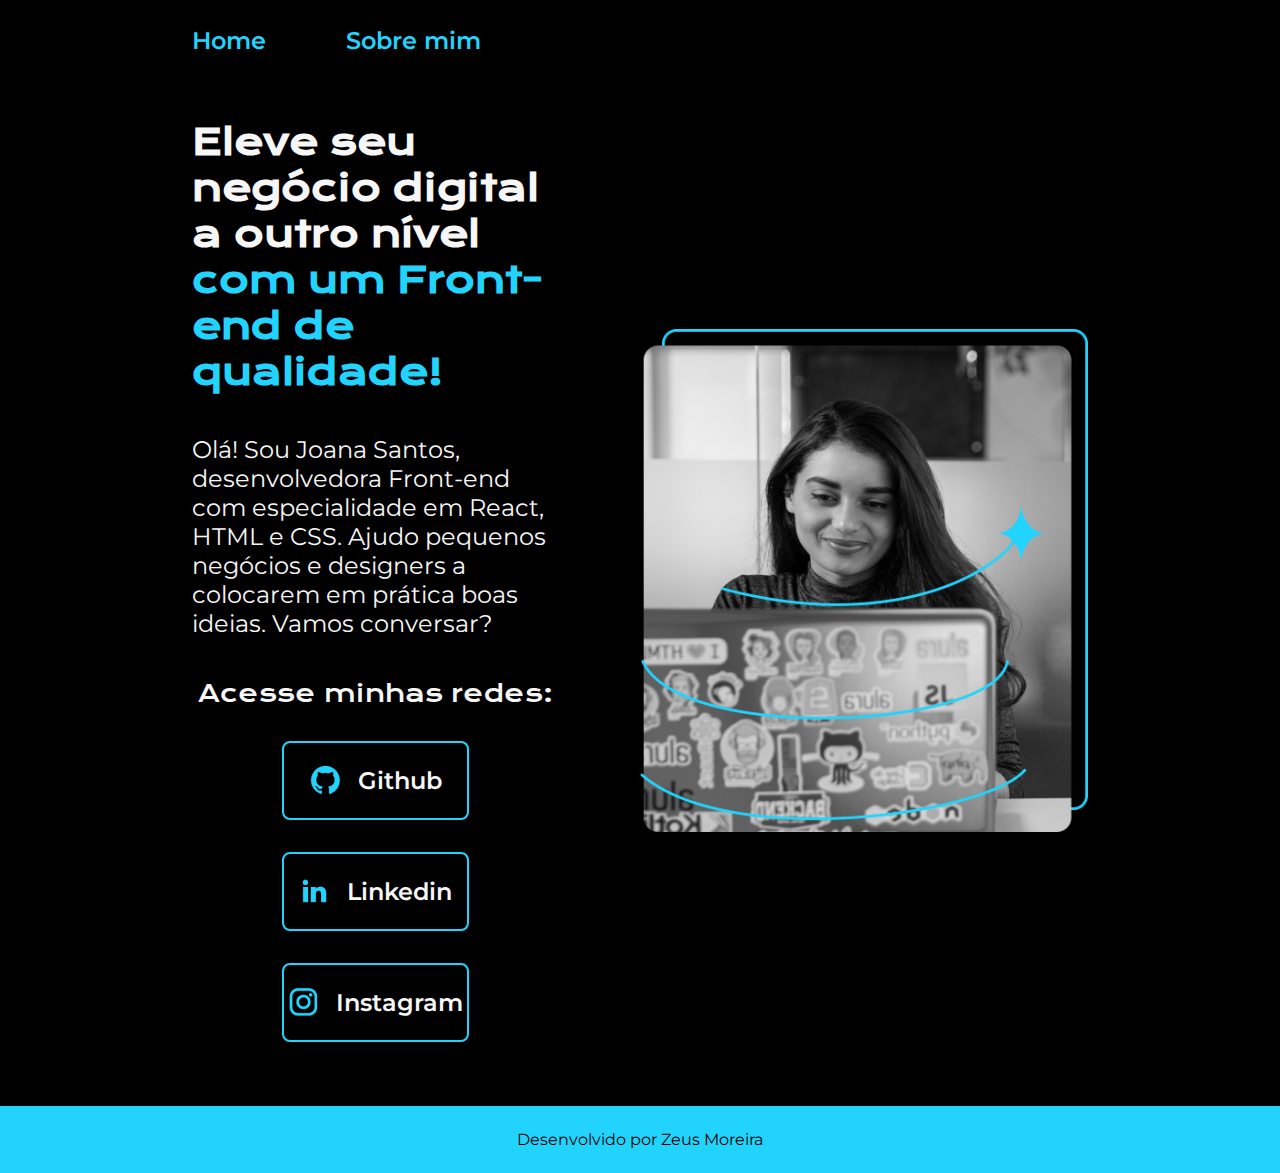
<file: index.html>
<!DOCTYPE html>
<html lang="pt-br">
<head>
    <meta charset="UTF-8">
    <meta http-equiv="X-UA-Compatible" content="ie=edge">
    <meta name="viewport" content="width=device-width, initial-scale=1.0">
    <link rel="stylesheet" href="/styles/style.css">
    <title>Portfólio</title>
</head>
<body>
    <header class="cabecalho">
        <nav class="cabecalho__menu">
            <a href="index.html" class="cabecalho__menu__link">Home</a>
            <a href="about.html" class="cabecalho__menu__link">Sobre mim</a>
        </nav>
    </header>
    <main class="apresentacao">
        <section class="conteudo">
            <h1 class="conteudo__titulo">Eleve seu negócio digital a outro nível <strong class="conteudo__titulo--destaque">com um Front-end de qualidade!</strong></h1>
            <p class="conteudo__texto">Olá! Sou Joana Santos, desenvolvedora Front-end com especialidade em React, HTML e CSS. Ajudo pequenos negócios e designers a colocarem em prática boas ideias. Vamos conversar?</p>
            <div class="links">
                <h2 class="links__titulo">Acesse minhas redes:</h2>
                <a class="links__navegacao" href="https://github.com/ZeusMoreira">
                    <img src="assets/github.png" alt="Logo linkedin" class="links__logo">
                    Github
                </a>
                <a class="links__navegacao" href="https://www.linkedin.com/in/zeus-moreira/" class="links__logo">
                    <img src="assets/linkedin.png" alt="Logo linkedin">
                    Linkedin
                </a>
                <a class="links__navegacao" href="https://www.instagram.com/zeus_moreiraa/" class="links__logo">
                    <img src="assets/instagram.png" alt="Logo linkedin">
                    Instagram
                </a>
            </div>
        </section>
        <img src="assets/Imagem.png" alt="Foto da Joana Santos programando" class="apresentacao__img">
    </main>
    <footer class="rodape">
        <p>Desenvolvido por Zeus Moreira</p>
    </footer>
</body>
</html>
</file>
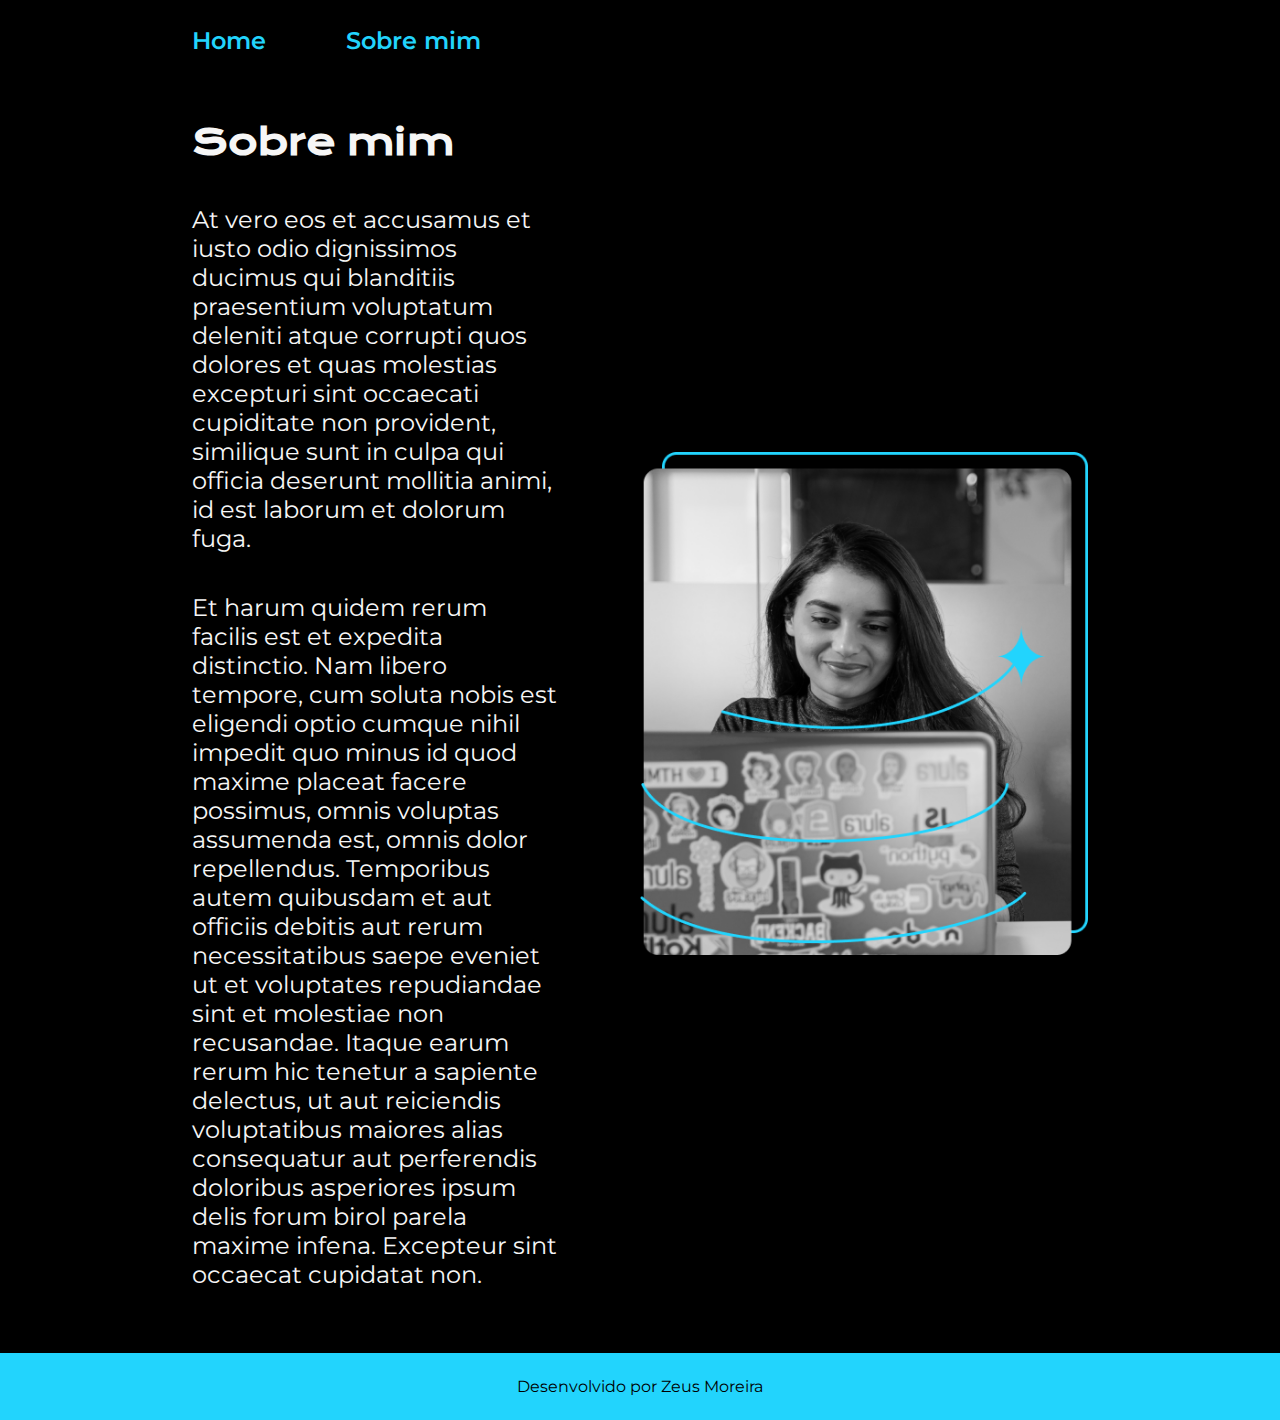
<file: about.html>
<!DOCTYPE html>
<html lang="pt-br">
<head>
    <meta charset="UTF-8">
    <meta name="viewport" content="width=device-width, initial-scale=1.0">
    <title>Sobre mim</title>
    <link rel="stylesheet" href="/styles/style.css">
</head>
<body>
    <header class="cabecalho">
        <nav class="cabecalho__menu">
            <a href="index.html" class="cabecalho__menu__link">Home</a>
            <a href="about.html" class="cabecalho__menu__link">Sobre mim</a>
        </nav>
    </header>
    <main class="apresentacao">
        <section class="conteudo">
            <h1 class="conteudo__titulo">Sobre mim</h1>
            <p class="conteudo__texto">At vero eos et accusamus et iusto odio dignissimos ducimus qui blanditiis praesentium voluptatum deleniti atque corrupti quos dolores et quas molestias excepturi sint occaecati cupiditate non provident, similique sunt in culpa qui officia deserunt mollitia animi, id est laborum et dolorum fuga.</p>
            <p class="conteudo__texto">Et harum quidem rerum facilis est et expedita distinctio. Nam libero tempore, cum soluta nobis est eligendi optio cumque nihil impedit quo minus id quod maxime placeat facere possimus, omnis voluptas assumenda est, omnis dolor repellendus. Temporibus autem quibusdam et aut officiis debitis aut rerum necessitatibus saepe eveniet ut et voluptates repudiandae sint et molestiae non recusandae. Itaque earum rerum hic tenetur a sapiente delectus, ut aut reiciendis voluptatibus maiores alias consequatur aut perferendis doloribus asperiores ipsum delis forum birol parela maxime infena. Excepteur sint occaecat cupidatat non.</p>
        </section>
        <img src="assets/Imagem.png" alt="Foto da Joana Santos programando" class="apresentacao__img">
    </main>
    <footer class="rodape">
        <p>Desenvolvido por Zeus Moreira</p>
    </footer>
</body>
</html>
</file>
<file: styles/style.css>
@import url('https://fonts.googleapis.com/css2?family=Krona+One&family=Montserrat:ital,wght@0,100..900;1,100..900&display=swap');

* {
    margin: 0;
    padding: 0;
}

:root {
    --primary-color: #000000;
    --secondary-color: #F6F6F6;
    --tertiary-color: #22D4FD;
    --hover-color: #272727;
    --primary-font: 'Krona One', sans-serif;
    --secondary-font: 'Montserrat', sans-serif;
}

body {
    box-sizing: border-box;
    background-color: var(--primary-color);
    color: var(--secondary-color);
}

.cabecalho {
    padding: 2% 0 0 15%;
}

.cabecalho__menu {
    display: flex;
    gap: 80px;
}

.cabecalho__menu__link {
    font-family: var(--secondary-font);
    font-size: 1.5rem;
    font-weight: 600;
    color: var(--tertiary-color);
    text-decoration: none;
}

.apresentacao {
    padding: 5% 15%;
    display: flex;
    align-items: center;
    justify-content: space-between;
    gap: 82px;
}

.conteudo {
    width: 50%;
    display: flex;
    flex-direction: column;
    gap: 40px;
}

.conteudo__titulo {
    font-family: var(--primary-font);
    font-size: 2.25rem;
}

.conteudo__titulo--destaque {
    color: var(--tertiary-color);
}

.conteudo__texto {
    font-family: var(--secondary-font);
    font-size: 1.5rem;
}

.links {
    display: flex;
    flex-direction: column;
    align-items: center;
    gap: 32px;
}

.links__titulo {
    font-family: var(--primary-font);
    font-weight: normal;
    font-size: 1.5rem;
}

.links__navegacao {
    font-family: var(--secondary-font);
    font-weight: 600;
    text-align: center;
    width: 50%;
    text-decoration: none;
    border-radius: 8px;
    font-size: 1.5rem;
    padding: 21.5px 0;
    color: var(--secondary-color);
    border: 2px solid var(--tertiary-color);
    display: flex;
    justify-content: center;
    align-items: center;
    gap: 16px;
}

.links__navegacao:hover {
    background-color: var(--hover-color);
}

.apresentacao__img {
    width: 50%;
}

.rodape {
    color: var(--primary-color);
    background-color: var(--tertiary-color);
    text-align: center;
    padding: 24px;
    font-family: var(--secondary-font);
    font-weight: 400;
}

@media (max-width: 1200px){
    .cabecalho {
        padding: 10%;
    }
    
    .cabecalho__menu {
        justify-content: center;
    }

    .apresentacao {
        flex-direction: column-reverse;
        padding: 5%;
        
    }

    .conteudo {
        width: auto;
    }
}

@media (max-width: 420px){
    .conteudo__titulo {
        font-size: 1.725rem;
    }

    .cabecalho__menu__link, .conteudo__texto, .links__titulo, .links__navegacao {
        font-size: 1rem;
    }

    .links__navegacao {
        gap: 10px;
    }
}

@media (max-width: 300px){
    .links__navegacao {
        gap: 5px;
        font-size: 0.8rem;
    }
}
</file>
